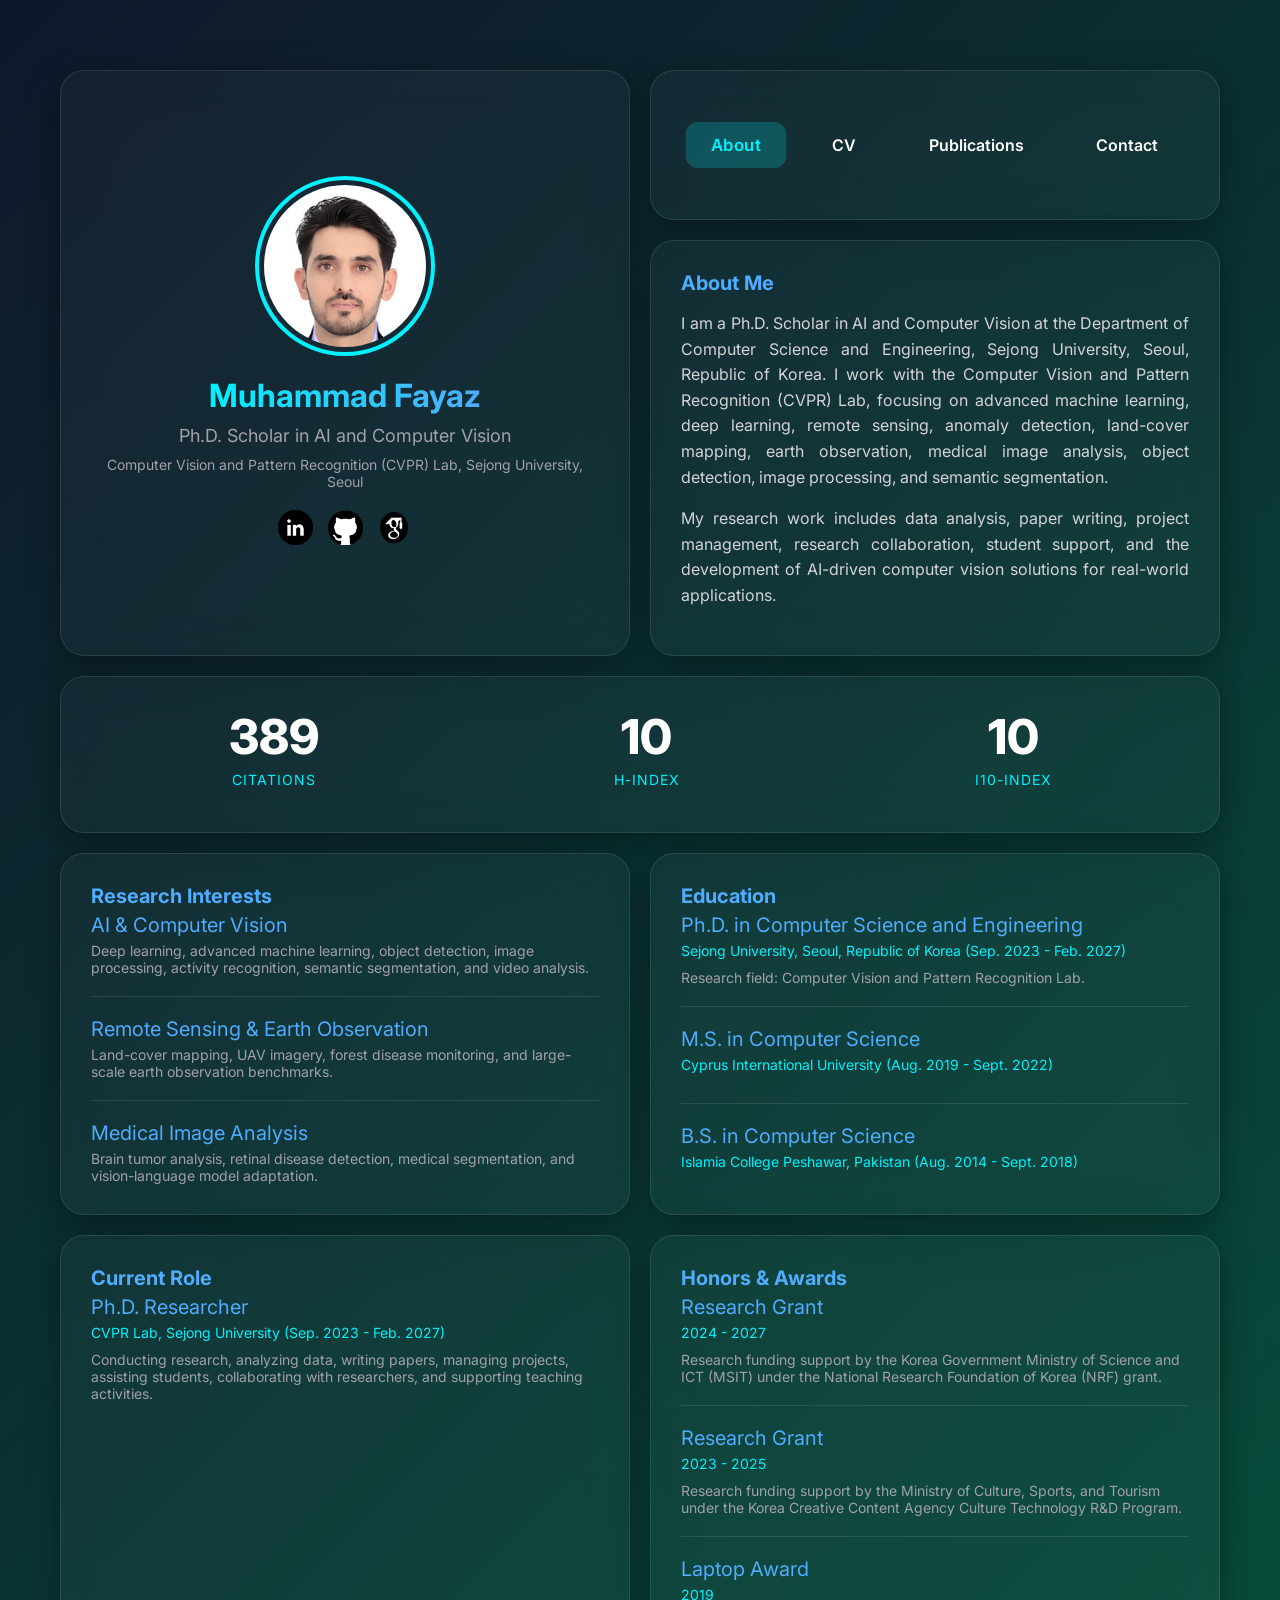
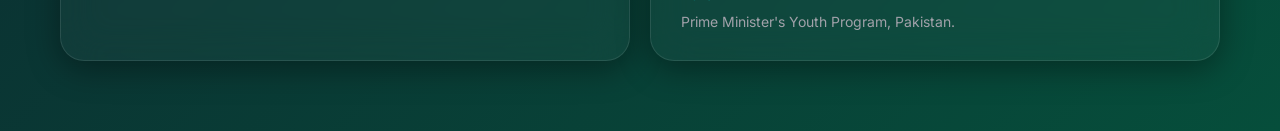
<file: index.html>
<!DOCTYPE html>
<html lang="en">
<head>
  <title>Muhammad Fayaz - Academic Portfolio</title>
  <meta charset="UTF-8">
  <meta name="viewport" content="width=device-width, initial-scale=1.0">
  <meta name="description" content="Academic portfolio of Muhammad Fayaz, Ph.D. Scholar in AI and Computer Vision at Sejong University.">
  <link rel="shortcut icon" href="./assets/images/logo.png" type="image/x-icon">
  <link rel="preconnect" href="https://fonts.googleapis.com">
  <link rel="preconnect" href="https://fonts.gstatic.com" crossorigin>
  <link href="https://fonts.googleapis.com/css2?family=Inter:wght@300;400;600;700;800&display=swap" rel="stylesheet">
  <link rel="stylesheet" href="./assets/css/bento.css">
</head>
<body>
  <div class="bento-container">
    
    <div class="bento-item bento-hero delay-1">
      <img src="./assets/images/profile.jpg" alt="Muhammad Fayaz" class="avatar-huge">
      <h1 class="bento-title">Muhammad Fayaz</h1>
      <p class="bento-subtitle">Ph.D. Scholar in AI and Computer Vision</p>
      <p class="bento-list-text" style="margin-top:10px;text-align:center;max-width:520px;">Computer Vision and Pattern Recognition (CVPR) Lab, Sejong University, Seoul</p>
      <div class="social-links">
        <a href="https://www.linkedin.com/in/muhammad-fayaz-43bba4210/" target="_blank" rel="noopener" title="LinkedIn"><img src="assets/images/Linkdinn .png" alt="LinkedIn"></a>
        <a href="https://github.com/fayaz66/" target="_blank" rel="noopener" title="GitHub"><img src="assets/images/GitHub.png" alt="GitHub"></a>
        <a href="https://scholar.google.com/citations?user=F-S76iUAAAAJ&hl=en" target="_blank" rel="noopener" title="Google Scholar"><img src="assets/images/GoogleSchoular.png" alt="Google Scholar"></a>
      </div>
    </div>
    <div class="bento-item bento-nav delay-2"><a href="index.html" class="nav-link active">About</a><a href="CV.html" class="nav-link ">CV</a><a href="publications.html" class="nav-link ">Publications</a><a href="Contact.html" class="nav-link ">Contact</a></div>
    <div class="bento-item bento-half delay-3">
      <h2 class="bento-list-title">About Me</h2>
      <p class="bento-text">I am a Ph.D. Scholar in AI and Computer Vision at the Department of Computer Science and Engineering, Sejong University, Seoul, Republic of Korea. I work with the Computer Vision and Pattern Recognition (CVPR) Lab, focusing on advanced machine learning, deep learning, remote sensing, anomaly detection, land-cover mapping, earth observation, medical image analysis, object detection, image processing, and semantic segmentation.</p>
      <p class="bento-text">My research work includes data analysis, paper writing, project management, research collaboration, student support, and the development of AI-driven computer vision solutions for real-world applications.</p>
    </div>
    
    <div class="bento-item bento-wide delay-4" style="display:flex;justify-content:space-around;align-items:center;gap:20px;flex-wrap:wrap;">
      <div style="text-align:center;"><p class="bento-stat-num"><span id="scholar-citations" data-target="389">0</span></p><p class="bento-stat-label">Citations</p></div>
      <div style="text-align:center;"><p class="bento-stat-num"><span id="scholar-hindex" data-target="10">0</span></p><p class="bento-stat-label">h-index</p></div>
      <div style="text-align:center;"><p class="bento-stat-num"><span id="scholar-i10index" data-target="10">0</span></p><p class="bento-stat-label">i10-index</p></div>
    </div>
    <div class="bento-item bento-half delay-2">
      <h2 class="bento-list-title">Research Interests</h2>
      <ul class="bento-list">
        <li><p class="bento-list-title">AI & Computer Vision</p><p class="bento-list-text">Deep learning, advanced machine learning, object detection, image processing, activity recognition, semantic segmentation, and video analysis.</p></li>
        <li><p class="bento-list-title">Remote Sensing & Earth Observation</p><p class="bento-list-text">Land-cover mapping, UAV imagery, forest disease monitoring, and large-scale earth observation benchmarks.</p></li>
        <li><p class="bento-list-title">Medical Image Analysis</p><p class="bento-list-text">Brain tumor analysis, retinal disease detection, medical segmentation, and vision-language model adaptation.</p></li>
      </ul>
    </div>
    <div class="bento-item bento-half delay-3">
      <h2 class="bento-list-title">Education</h2>
      <ul class="bento-list">
        <li><p class="bento-list-title">Ph.D. in Computer Science and Engineering</p><p class="bento-list-subtitle">Sejong University, Seoul, Republic of Korea (Sep. 2023 - Feb. 2027)</p><p class="bento-list-text"> Research field: Computer Vision and Pattern Recognition Lab.</p></li>
        <li><p class="bento-list-title">M.S. in Computer Science</p><p class="bento-list-subtitle">Cyprus International University (Aug. 2019 - Sept. 2022)</p><p class="bento-list-text"></p></li>
        <li><p class="bento-list-title">B.S. in Computer Science</p><p class="bento-list-subtitle">Islamia College Peshawar, Pakistan (Aug. 2014 - Sept. 2018)</p><p class="bento-list-text"></p></li>
      </ul>
    </div>
    <div class="bento-item bento-half delay-4">
      <h2 class="bento-list-title">Current Role</h2>
      <ul class="bento-list">
        <li><p class="bento-list-title">Ph.D. Researcher</p><p class="bento-list-subtitle">CVPR Lab, Sejong University (Sep. 2023 - Feb. 2027)</p><p class="bento-list-text">Conducting research, analyzing data, writing papers, managing projects, assisting students, collaborating with researchers, and supporting teaching activities.</p></li>
      </ul>
    </div>
    <div class="bento-item bento-half delay-5">
      <h2 class="bento-list-title">Honors & Awards</h2>
      <ul class="bento-list">
        <li><p class="bento-list-title">Research Grant</p><p class="bento-list-subtitle">2024 - 2027</p><p class="bento-list-text">Research funding support by the Korea Government Ministry of Science and ICT (MSIT) under the National Research Foundation of Korea (NRF) grant.</p></li>
        <li><p class="bento-list-title">Research Grant</p><p class="bento-list-subtitle">2023 - 2025</p><p class="bento-list-text">Research funding support by the Ministry of Culture, Sports, and Tourism under the Korea Creative Content Agency Culture Technology R&D Program.</p></li>
        <li><p class="bento-list-title">Laptop Award</p><p class="bento-list-subtitle">2019</p><p class="bento-list-text">Prime Minister's Youth Program, Pakistan.</p></li>
      </ul>
    </div>
  </div>
  <script src="./assets/js/bento.js"></script>
</body>
</html>
</file>
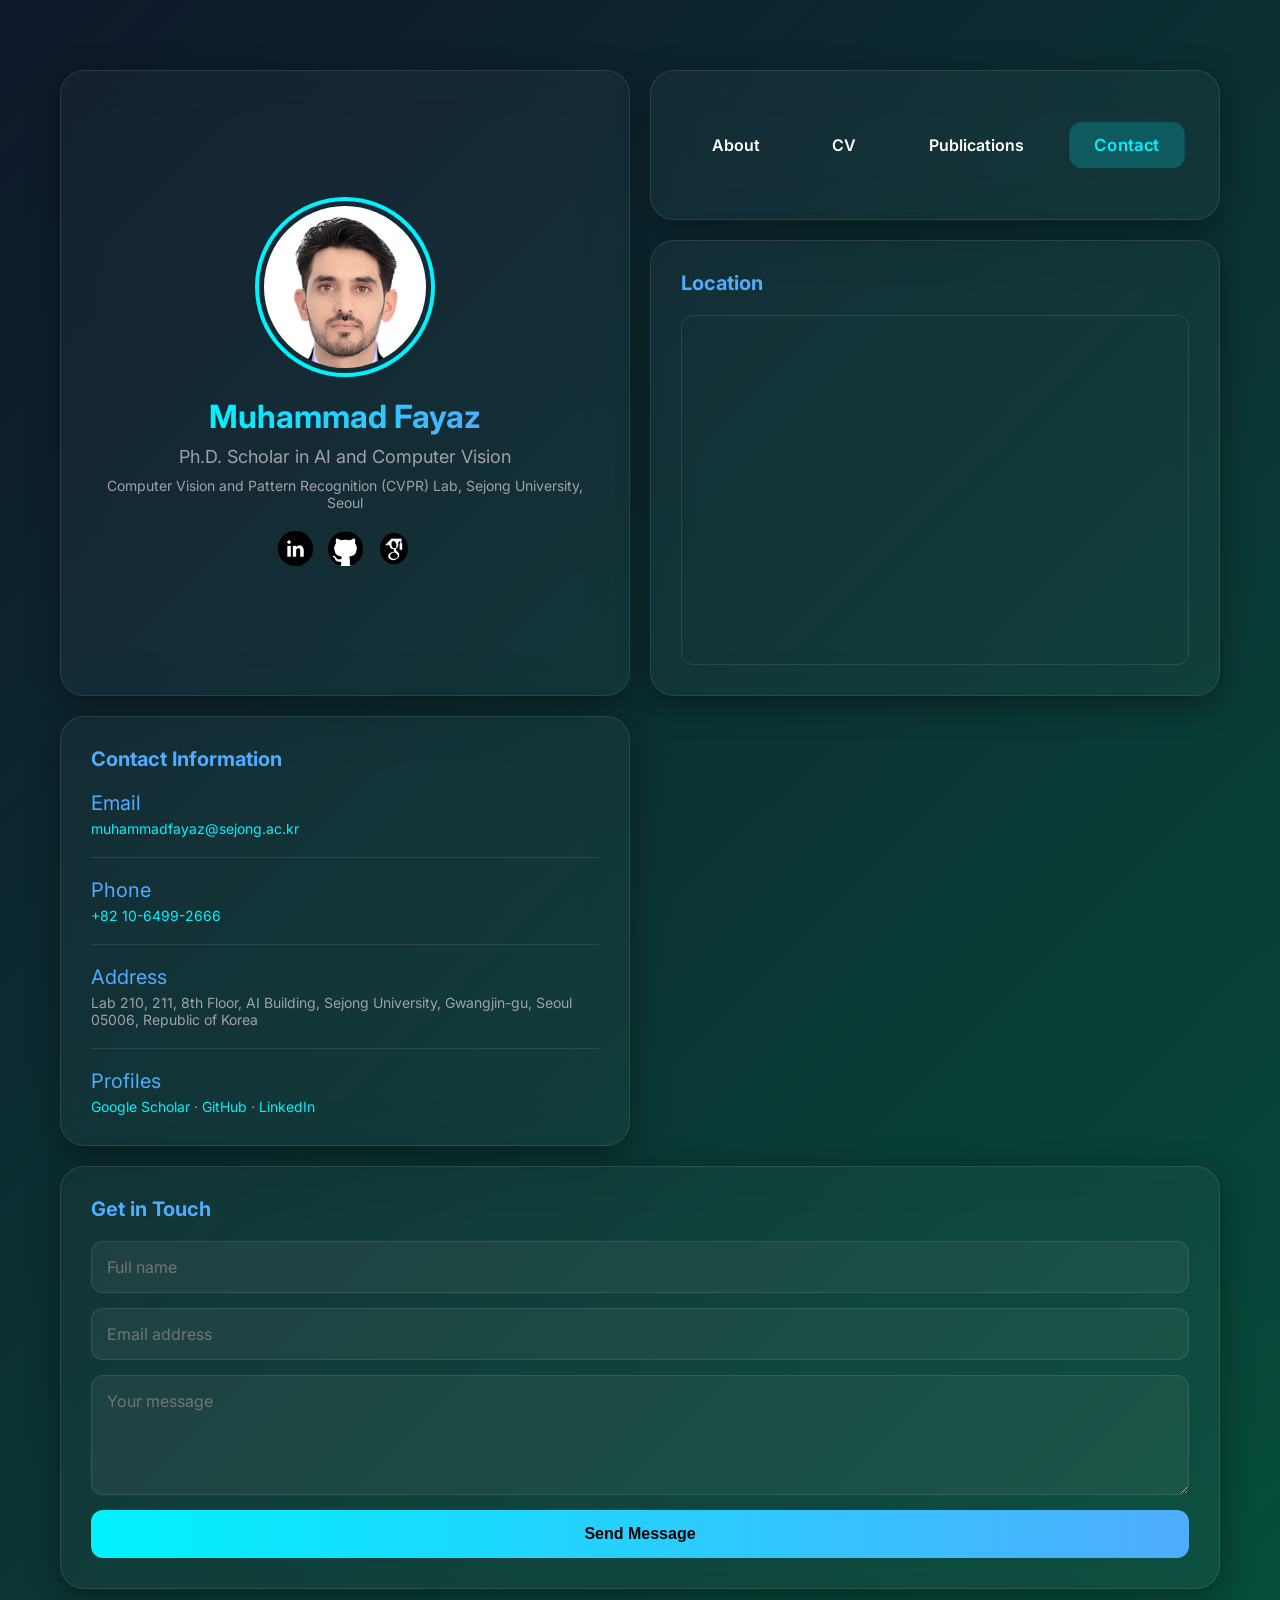
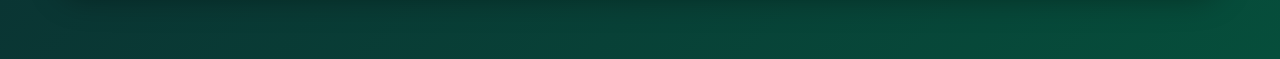
<file: Contact.html>
<!DOCTYPE html>
<html lang="en">
<head>
  <title>Muhammad Fayaz - Contact</title>
  <meta charset="UTF-8">
  <meta name="viewport" content="width=device-width, initial-scale=1.0">
  <meta name="description" content="Academic portfolio of Muhammad Fayaz, Ph.D. Scholar in AI and Computer Vision at Sejong University.">
  <link rel="shortcut icon" href="./assets/images/logo.png" type="image/x-icon">
  <link rel="preconnect" href="https://fonts.googleapis.com">
  <link rel="preconnect" href="https://fonts.gstatic.com" crossorigin>
  <link href="https://fonts.googleapis.com/css2?family=Inter:wght@300;400;600;700;800&display=swap" rel="stylesheet">
  <link rel="stylesheet" href="./assets/css/bento.css">
  <style>
    .contact-form { display:flex; flex-direction:column; gap:15px; }
    .form-input { background:rgba(255,255,255,.05); border:1px solid rgba(255,255,255,.1); padding:15px; border-radius:12px; color:#fff; font-family:'Inter',sans-serif; font-size:16px; width:100%; outline:none; }
    .form-input:focus { border-color:#00f2fe; }
    textarea.form-input { resize:vertical; min-height:120px; }
    .form-btn { background:linear-gradient(to right,#00f2fe,#4facfe); color:#000; border:none; padding:15px; border-radius:12px; font-weight:700; font-size:16px; cursor:pointer; }
  </style>
</head>
<body>
  <div class="bento-container">
    
    <div class="bento-item bento-hero delay-1">
      <img src="./assets/images/profile.jpg" alt="Muhammad Fayaz" class="avatar-huge">
      <h1 class="bento-title">Muhammad Fayaz</h1>
      <p class="bento-subtitle">Ph.D. Scholar in AI and Computer Vision</p>
      <p class="bento-list-text" style="margin-top:10px;text-align:center;max-width:520px;">Computer Vision and Pattern Recognition (CVPR) Lab, Sejong University, Seoul</p>
      <div class="social-links">
        <a href="https://www.linkedin.com/in/muhammad-fayaz-43bba4210/" target="_blank" rel="noopener" title="LinkedIn"><img src="assets/images/Linkdinn .png" alt="LinkedIn"></a>
        <a href="https://github.com/fayaz66/" target="_blank" rel="noopener" title="GitHub"><img src="assets/images/GitHub.png" alt="GitHub"></a>
        <a href="https://scholar.google.com/citations?user=F-S76iUAAAAJ&hl=en" target="_blank" rel="noopener" title="Google Scholar"><img src="assets/images/GoogleSchoular.png" alt="Google Scholar"></a>
      </div>
    </div>
    <div class="bento-item bento-nav delay-2"><a href="index.html" class="nav-link ">About</a><a href="CV.html" class="nav-link ">CV</a><a href="publications.html" class="nav-link ">Publications</a><a href="Contact.html" class="nav-link active">Contact</a></div>
    <div class="bento-item bento-half delay-3">
      <h2 class="bento-list-title" style="margin-bottom:20px;">Location</h2>
      <figure style="margin:0;width:100%;height:350px;border-radius:12px;overflow:hidden;border:1px solid rgba(255,255,255,.1);">
        <iframe src="https://www.google.com/maps?q=Sejong%20University%20AI%20Building%20Seoul&output=embed" width="100%" height="100%" style="border:0;" allowfullscreen="" loading="lazy" referrerpolicy="no-referrer-when-downgrade"></iframe>
      </figure>
    </div>
    <div class="bento-item bento-half delay-4">
      <h2 class="bento-list-title" style="margin-bottom:20px;">Contact Information</h2>
      <ul class="bento-list">
        <li><p class="bento-list-title">Email</p><p class="bento-list-text"><a href="mailto:muhammadfayaz@sejong.ac.kr" style="color:#00f2fe;text-decoration:none;">muhammadfayaz@sejong.ac.kr</a></p></li>
        <li><p class="bento-list-title">Phone</p><p class="bento-list-text"><a href="tel:+821064992666" style="color:#00f2fe;text-decoration:none;">+82 10-6499-2666</a></p></li>
        <li><p class="bento-list-title">Address</p><p class="bento-list-text">Lab 210, 211, 8th Floor, AI Building, Sejong University, Gwangjin-gu, Seoul 05006, Republic of Korea</p></li>
        <li><p class="bento-list-title">Profiles</p><p class="bento-list-text"><a href="https://scholar.google.com/citations?user=F-S76iUAAAAJ&hl=en" target="_blank" rel="noopener" style="color:#00f2fe;text-decoration:none;">Google Scholar</a> · <a href="https://github.com/fayaz66/" target="_blank" rel="noopener" style="color:#00f2fe;text-decoration:none;">GitHub</a> · <a href="https://www.linkedin.com/in/muhammad-fayaz-43bba4210/" target="_blank" rel="noopener" style="color:#00f2fe;text-decoration:none;">LinkedIn</a></p></li>
      </ul>
    </div>
    <div class="bento-item bento-wide delay-5">
      <h2 class="bento-list-title" style="margin-bottom:20px;">Get in Touch</h2>
      <form action="https://formsubmit.co/muhammadfayaz@sejong.ac.kr" method="POST" class="contact-form">
        <input type="hidden" name="_subject" value="New contact from Muhammad Fayaz portfolio">
        <input type="text" name="name" class="form-input" placeholder="Full name" required>
        <input type="email" name="email" class="form-input" placeholder="Email address" required>
        <textarea name="message" class="form-input" placeholder="Your message" required></textarea>
        <button class="form-btn" type="submit">Send Message</button>
      </form>
    </div>
  </div>
  <script src="./assets/js/bento.js"></script>
</body>
</html>
</file>
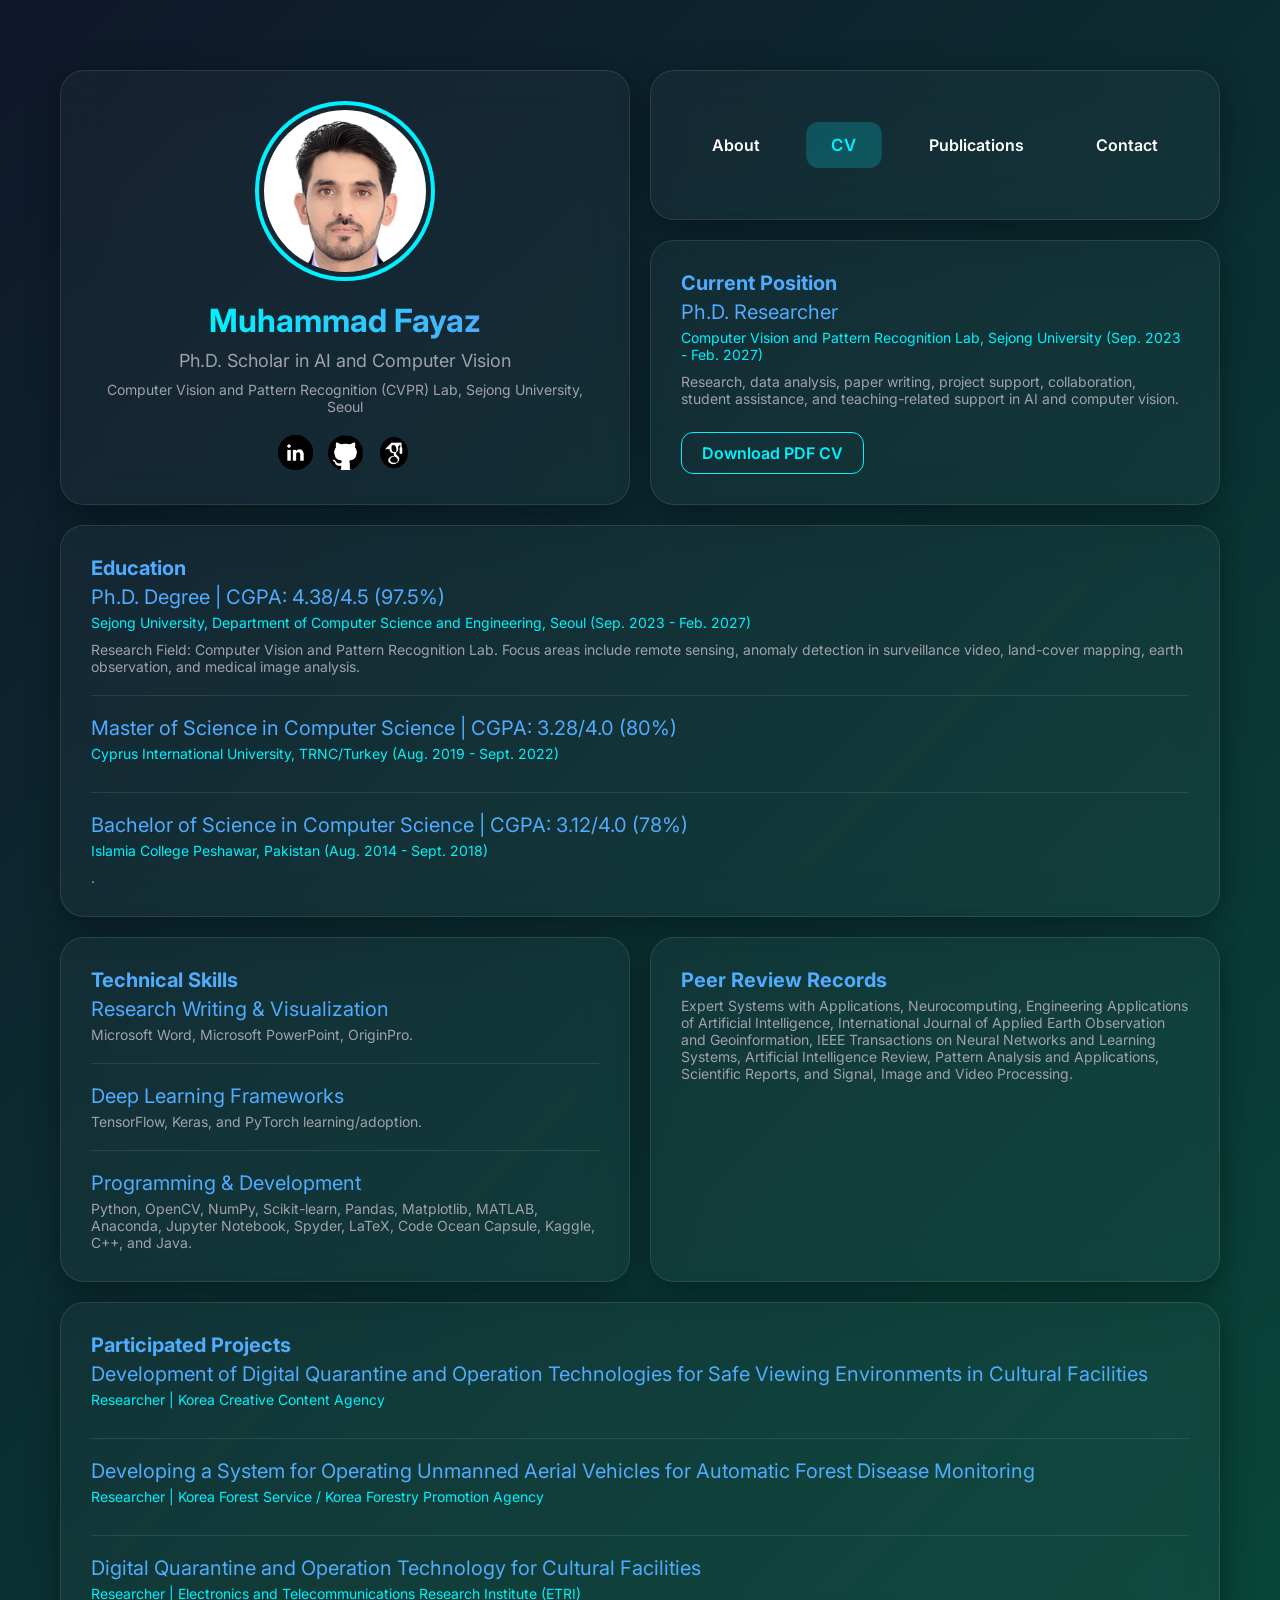
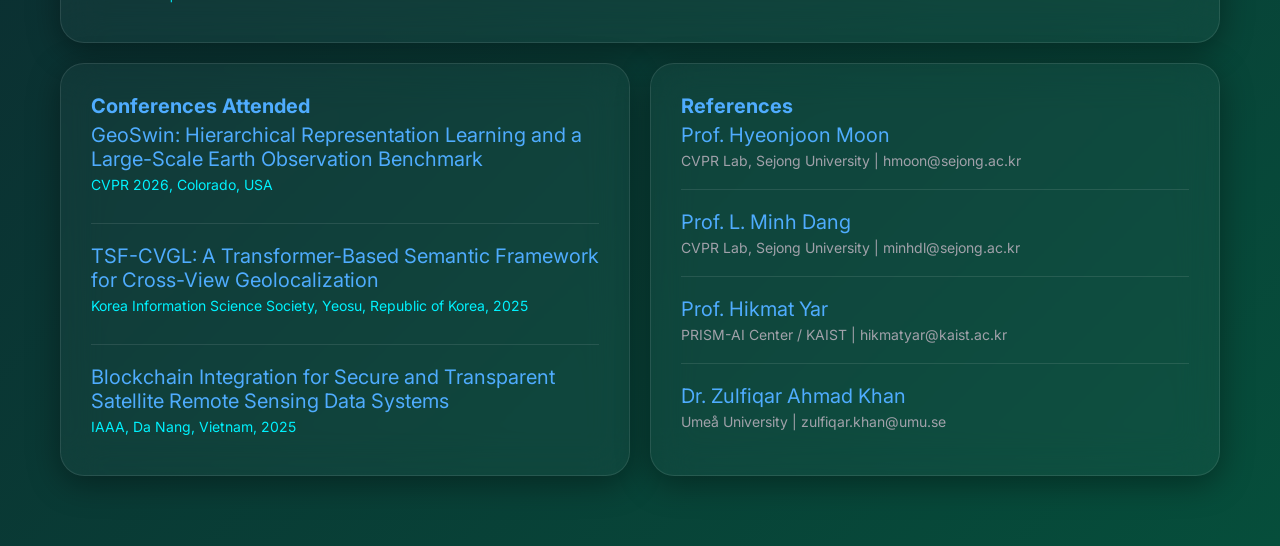
<file: CV.html>
<!DOCTYPE html>
<html lang="en">
<head>
  <title>Muhammad Fayaz - CV</title>
  <meta charset="UTF-8">
  <meta name="viewport" content="width=device-width, initial-scale=1.0">
  <meta name="description" content="Academic portfolio of Muhammad Fayaz, Ph.D. Scholar in AI and Computer Vision at Sejong University.">
  <link rel="shortcut icon" href="./assets/images/logo.png" type="image/x-icon">
  <link rel="preconnect" href="https://fonts.googleapis.com">
  <link rel="preconnect" href="https://fonts.gstatic.com" crossorigin>
  <link href="https://fonts.googleapis.com/css2?family=Inter:wght@300;400;600;700;800&display=swap" rel="stylesheet">
  <link rel="stylesheet" href="./assets/css/bento.css">
</head>
<body>
  <div class="bento-container">
    
    <div class="bento-item bento-hero delay-1">
      <img src="./assets/images/profile.jpg" alt="Muhammad Fayaz" class="avatar-huge">
      <h1 class="bento-title">Muhammad Fayaz</h1>
      <p class="bento-subtitle">Ph.D. Scholar in AI and Computer Vision</p>
      <p class="bento-list-text" style="margin-top:10px;text-align:center;max-width:520px;">Computer Vision and Pattern Recognition (CVPR) Lab, Sejong University, Seoul</p>
      <div class="social-links">
        <a href="https://www.linkedin.com/in/muhammad-fayaz-43bba4210/" target="_blank" rel="noopener" title="LinkedIn"><img src="assets/images/Linkdinn .png" alt="LinkedIn"></a>
        <a href="https://github.com/fayaz66/" target="_blank" rel="noopener" title="GitHub"><img src="assets/images/GitHub.png" alt="GitHub"></a>
        <a href="https://scholar.google.com/citations?user=F-S76iUAAAAJ&hl=en" target="_blank" rel="noopener" title="Google Scholar"><img src="assets/images/GoogleSchoular.png" alt="Google Scholar"></a>
      </div>
    </div>
    <div class="bento-item bento-nav delay-2"><a href="index.html" class="nav-link ">About</a><a href="CV.html" class="nav-link active">CV</a><a href="publications.html" class="nav-link ">Publications</a><a href="Contact.html" class="nav-link ">Contact</a></div>
    <div class="bento-item bento-half delay-3">
      <h2 class="bento-list-title">Current Position</h2>
      <ul class="bento-list"><li><p class="bento-list-title">Ph.D. Researcher</p><p class="bento-list-subtitle">Computer Vision and Pattern Recognition Lab, Sejong University (Sep. 2023 - Feb. 2027)</p><p class="bento-list-text">Research, data analysis, paper writing, project support, collaboration, student assistance, and teaching-related support in AI and computer vision.</p></li></ul>
      <div style="margin-top:25px;"><a href="assets/Docs/CV.pdf" download style="color:#00f2fe;text-decoration:none;border:1px solid #00f2fe;padding:10px 20px;border-radius:12px;display:inline-block;transition:0.3s;font-weight:600;">Download PDF CV</a></div>
    </div>
    <div class="bento-item bento-wide delay-4">
      <h2 class="bento-list-title">Education</h2>
      <ul class="bento-list">
        <li><p class="bento-list-title">Ph.D. Degree | CGPA: 4.38/4.5 (97.5%)</p><p class="bento-list-subtitle">Sejong University, Department of Computer Science and Engineering, Seoul (Sep. 2023 - Feb. 2027)</p><p class="bento-list-text">Research Field: Computer Vision and Pattern Recognition Lab. Focus areas include remote sensing, anomaly detection in surveillance video, land-cover mapping, earth observation, and medical image analysis.</p></li>
        <li><p class="bento-list-title">Master of Science in Computer Science | CGPA: 3.28/4.0 (80%)</p><p class="bento-list-subtitle">Cyprus International University, TRNC/Turkey (Aug. 2019 - Sept. 2022)</p><p class="bento-list-text"></p></li>
        <li><p class="bento-list-title">Bachelor of Science in Computer Science | CGPA: 3.12/4.0 (78%)</p><p class="bento-list-subtitle">Islamia College Peshawar, Pakistan (Aug. 2014 - Sept. 2018)</p><p class="bento-list-text">.</p></li>
      </ul>
    </div>
    <div class="bento-item bento-half delay-2">
      <h2 class="bento-list-title">Technical Skills</h2>
      <ul class="bento-list">
        <li><p class="bento-list-title">Research Writing & Visualization</p><p class="bento-list-text">Microsoft Word, Microsoft PowerPoint, OriginPro.</p></li>
        <li><p class="bento-list-title">Deep Learning Frameworks</p><p class="bento-list-text">TensorFlow, Keras, and PyTorch learning/adoption.</p></li>
        <li><p class="bento-list-title">Programming & Development</p><p class="bento-list-text">Python, OpenCV, NumPy, Scikit-learn, Pandas, Matplotlib, MATLAB, Anaconda, Jupyter Notebook, Spyder, LaTeX, Code Ocean Capsule, Kaggle, C++, and Java.</p></li>
      </ul>
    </div>
    <div class="bento-item bento-half delay-3">
      <h2 class="bento-list-title">Peer Review Records</h2>
      <ul class="bento-list">
        <li><p class="bento-list-text">Expert Systems with Applications, Neurocomputing, Engineering Applications of Artificial Intelligence, International Journal of Applied Earth Observation and Geoinformation, IEEE Transactions on Neural Networks and Learning Systems, Artificial Intelligence Review, Pattern Analysis and Applications, Scientific Reports, and Signal, Image and Video Processing.</p></li>
      </ul>
    </div>
    <div class="bento-item bento-wide delay-4">
      <h2 class="bento-list-title">Participated Projects</h2>
      <ul class="bento-list">
        <li><p class="bento-list-title">Development of Digital Quarantine and Operation Technologies for Safe Viewing Environments in Cultural Facilities</p><p class="bento-list-subtitle">Researcher | Korea Creative Content Agency</p></li>
        <li><p class="bento-list-title">Developing a System for Operating Unmanned Aerial Vehicles for Automatic Forest Disease Monitoring</p><p class="bento-list-subtitle">Researcher | Korea Forest Service / Korea Forestry Promotion Agency</p></li>
        <li><p class="bento-list-title">Digital Quarantine and Operation Technology for Cultural Facilities</p><p class="bento-list-subtitle">Researcher | Electronics and Telecommunications Research Institute (ETRI)</p></li>
      </ul>
    </div>
    <div class="bento-item bento-half delay-5">
      <h2 class="bento-list-title">Conferences Attended</h2>
      <ul class="bento-list">
        <li><p class="bento-list-title">GeoSwin: Hierarchical Representation Learning and a Large-Scale Earth Observation Benchmark</p><p class="bento-list-subtitle">CVPR 2026, Colorado, USA</p></li>
        <li><p class="bento-list-title">TSF-CVGL: A Transformer-Based Semantic Framework for Cross-View Geolocalization</p><p class="bento-list-subtitle">Korea Information Science Society, Yeosu, Republic of Korea, 2025</p></li>
        <li><p class="bento-list-title">Blockchain Integration for Secure and Transparent Satellite Remote Sensing Data Systems</p><p class="bento-list-subtitle">IAAA, Da Nang, Vietnam, 2025</p></li>
      </ul>
    </div>
    <div class="bento-item bento-half delay-5">
      <h2 class="bento-list-title">References</h2>
      <ul class="bento-list">
        <li><p class="bento-list-title">Prof. Hyeonjoon Moon</p><p class="bento-list-text">CVPR Lab, Sejong University | hmoon@sejong.ac.kr</p></li>
        <li><p class="bento-list-title">Prof. L. Minh Dang</p><p class="bento-list-text">CVPR Lab, Sejong University | minhdl@sejong.ac.kr</p></li>
        <li><p class="bento-list-title">Prof. Hikmat Yar</p><p class="bento-list-text">PRISM-AI Center / KAIST | hikmatyar@kaist.ac.kr</p></li>
        <li><p class="bento-list-title">Dr. Zulfiqar Ahmad Khan</p><p class="bento-list-text">Umeå University | zulfiqar.khan@umu.se</p></li>
      </ul>
    </div>
  </div>
  <script src="./assets/js/bento.js"></script>
</body>
</html>
</file>
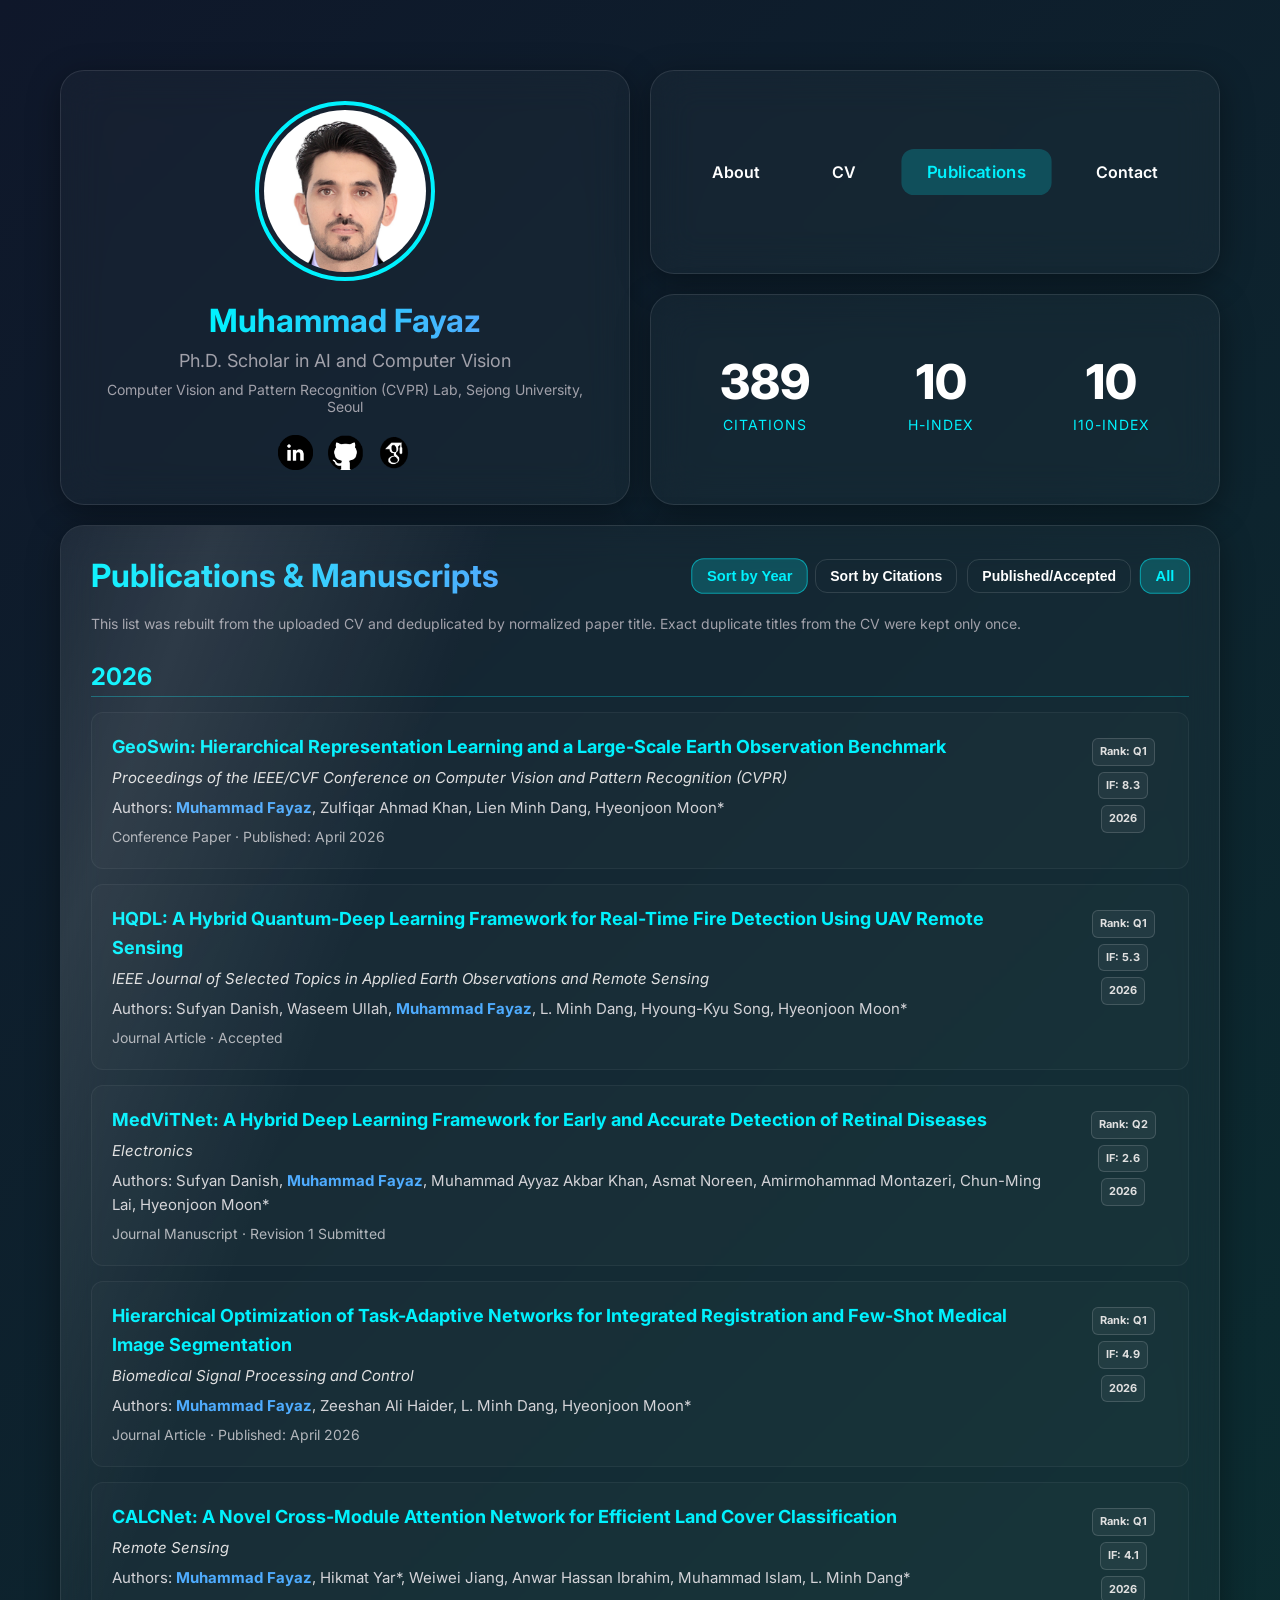
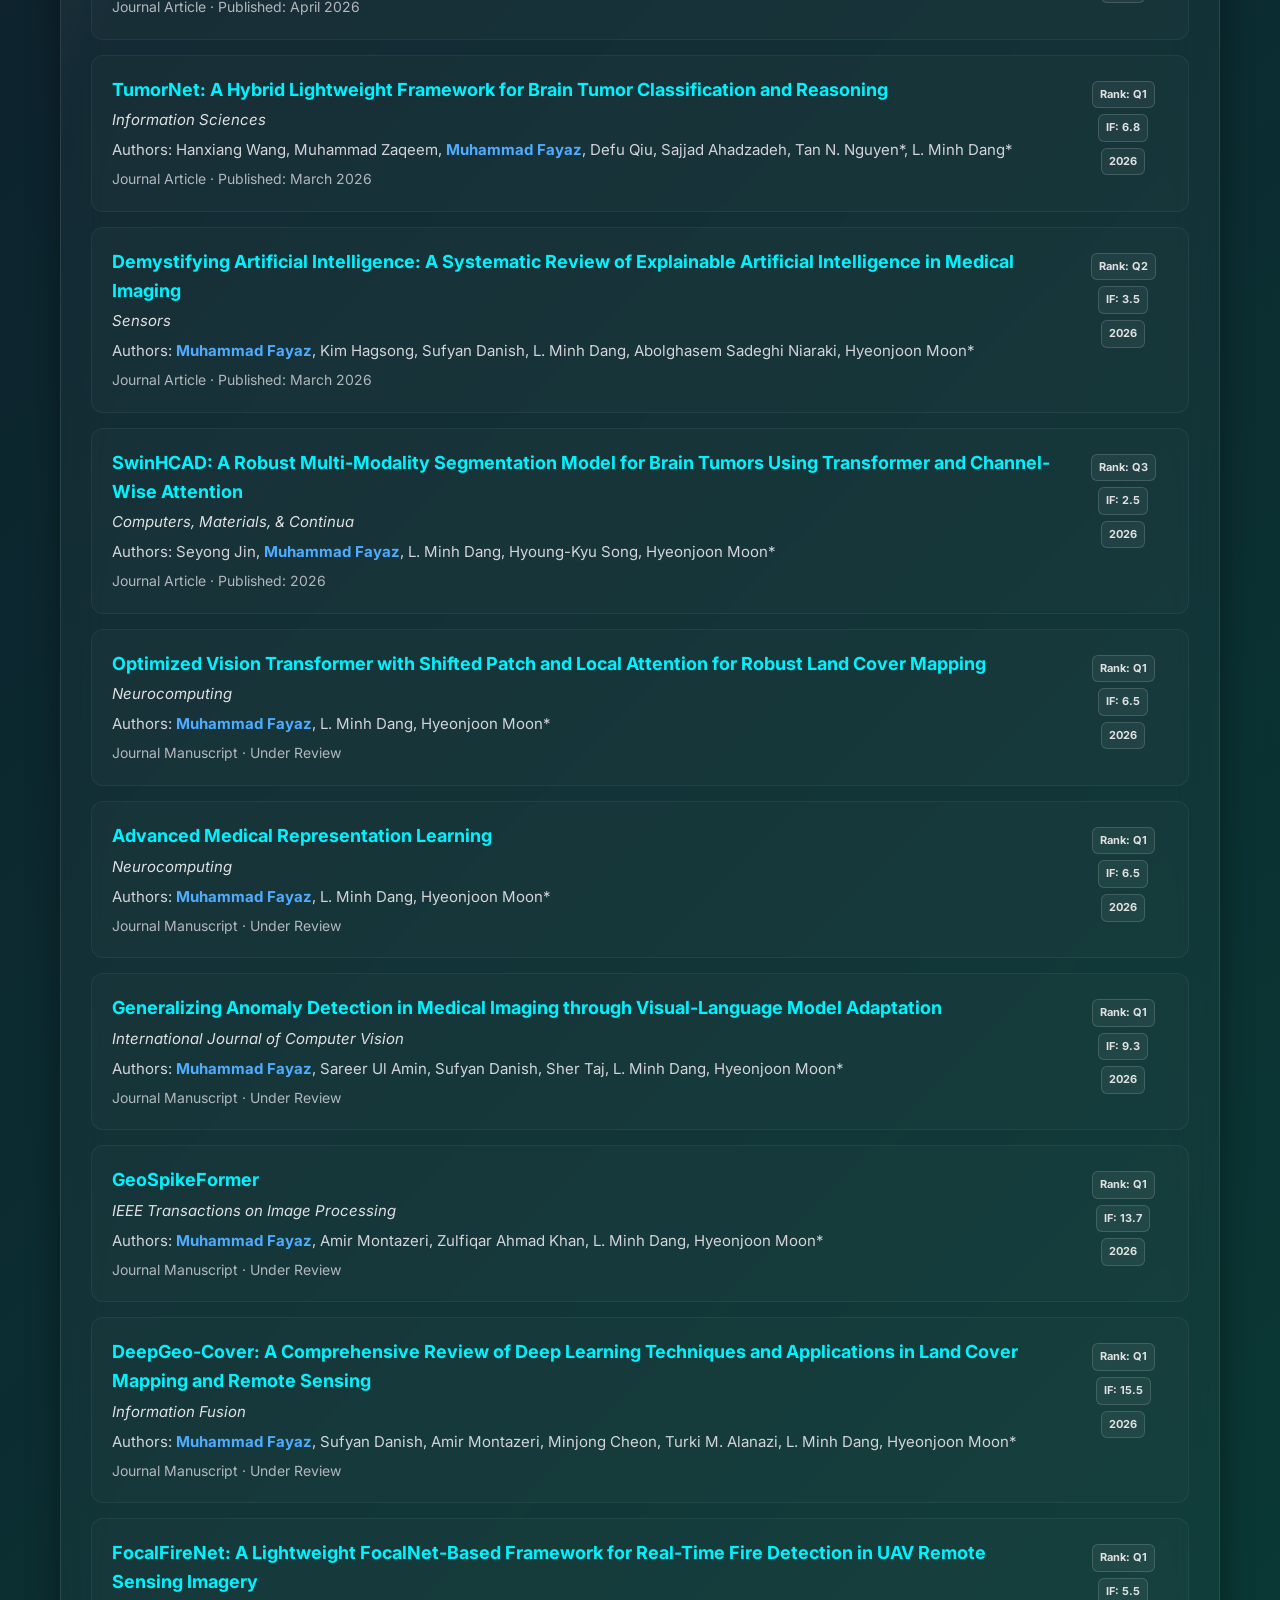
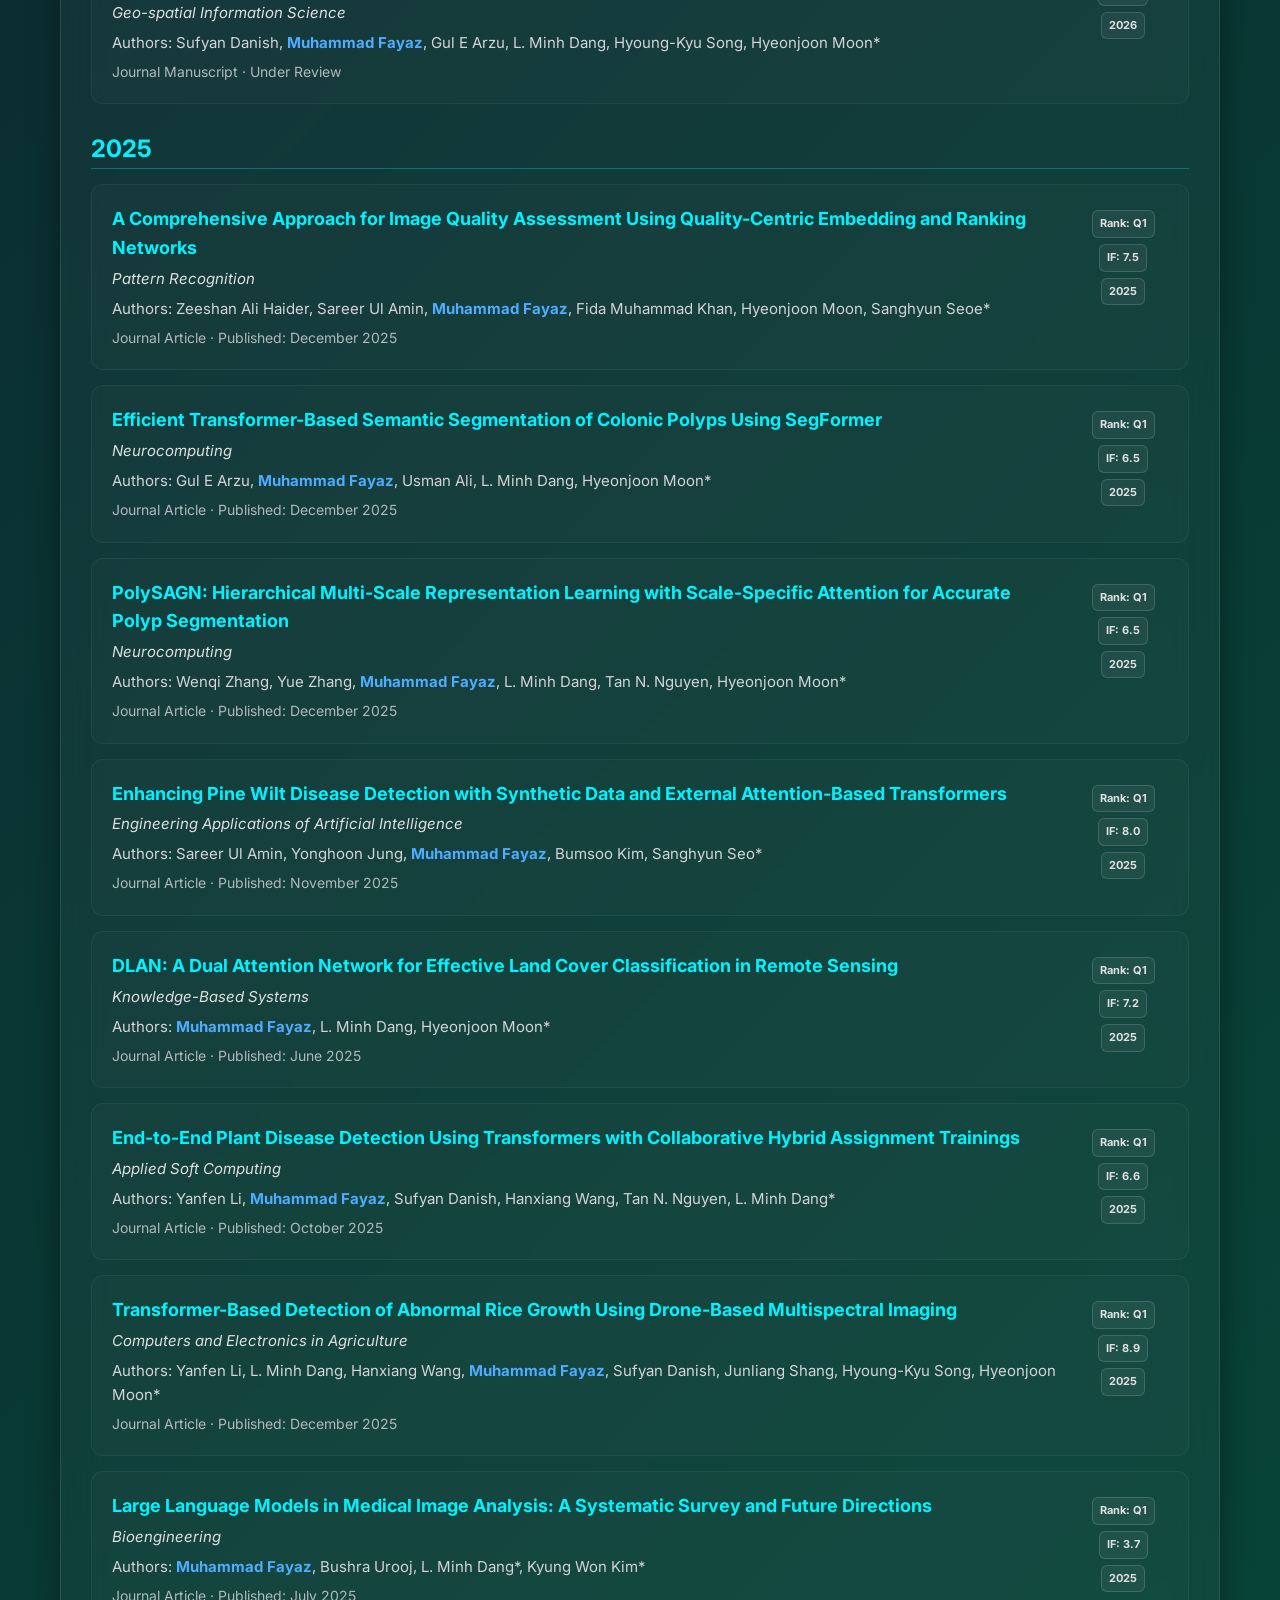
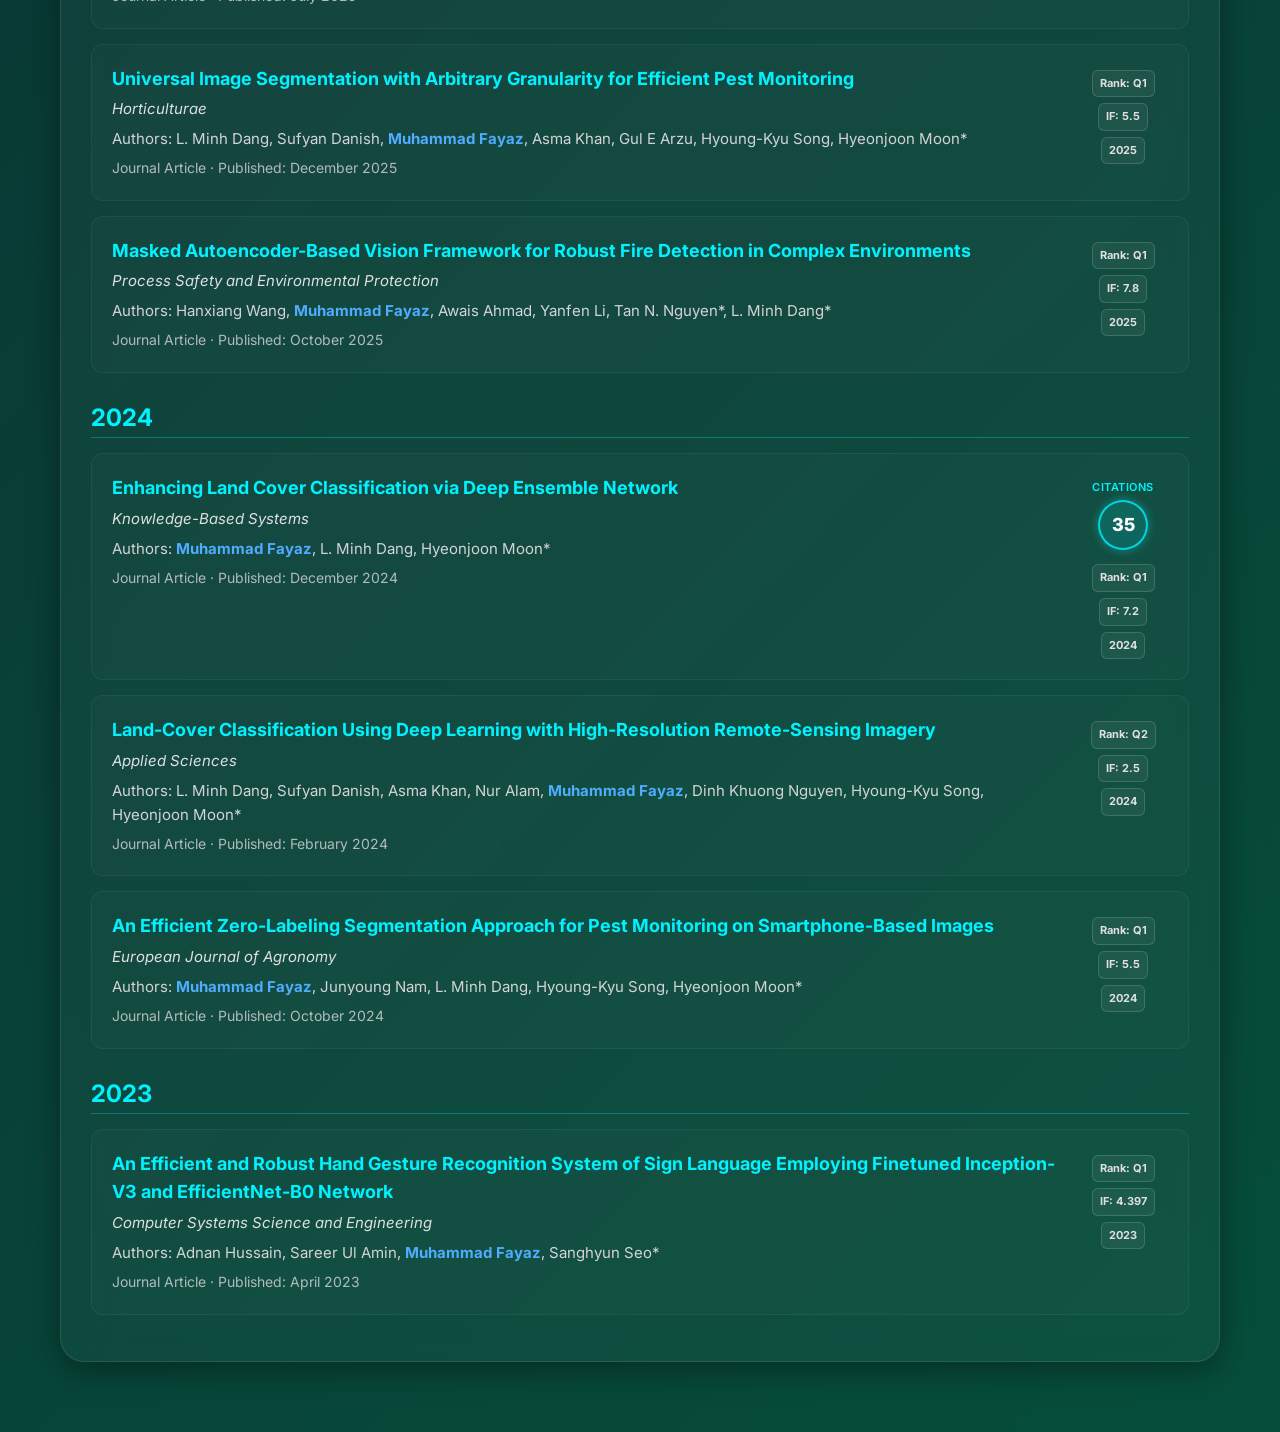
<file: publications.html>
<!DOCTYPE html>
<html lang="en">
<head>
  <title>Muhammad Fayaz - Publications</title>
  <meta charset="UTF-8">
  <meta name="viewport" content="width=device-width, initial-scale=1.0">
  <meta name="description" content="Academic portfolio of Muhammad Fayaz, Ph.D. Scholar in AI and Computer Vision at Sejong University.">
  <link rel="shortcut icon" href="./assets/images/logo.png" type="image/x-icon">
  <link rel="preconnect" href="https://fonts.googleapis.com">
  <link rel="preconnect" href="https://fonts.gstatic.com" crossorigin>
  <link href="https://fonts.googleapis.com/css2?family=Inter:wght@300;400;600;700;800&display=swap" rel="stylesheet">
  <link rel="stylesheet" href="./assets/css/bento.css">
  <style>
    .year-header { color:#00f2fe;font-size:24px;font-weight:700;margin-top:30px;margin-bottom:15px;border-bottom:1px solid rgba(0,242,254,0.3);padding-bottom:5px; }
    #publication-list li { background:rgba(255,255,255,0.02);padding:20px;border-radius:12px;margin-bottom:15px;border:1px solid rgba(255,255,255,0.05);color:#d4d4d8;line-height:1.6;transition:transform .2s,background .3s; }
    #publication-list li:hover { background:rgba(0,242,254,0.05);transform:translateY(-2px); }
    .badge { background:rgba(255,255,255,0.05);border:1px solid rgba(255,255,255,0.15);font-size:11px;padding:4px 7px;border-radius:6px;font-weight:700;color:#e0e0e0;white-space:nowrap; }
    .filter-btn { border:1px solid rgba(255,255,255,0.12);background:transparent;color:#fff;cursor:pointer;padding:8px 14px;font-size:14px; }
    .filter-btn.active { border-color:rgba(0,242,254,0.5);background:rgba(0,242,254,0.2);color:#00f2fe; }
  </style>
</head>
<body>
  <div class="bento-container">
    
    <div class="bento-item bento-hero delay-1">
      <img src="./assets/images/profile.jpg" alt="Muhammad Fayaz" class="avatar-huge">
      <h1 class="bento-title">Muhammad Fayaz</h1>
      <p class="bento-subtitle">Ph.D. Scholar in AI and Computer Vision</p>
      <p class="bento-list-text" style="margin-top:10px;text-align:center;max-width:520px;">Computer Vision and Pattern Recognition (CVPR) Lab, Sejong University, Seoul</p>
      <div class="social-links">
        <a href="https://www.linkedin.com/in/muhammad-fayaz-43bba4210/" target="_blank" rel="noopener" title="LinkedIn"><img src="assets/images/Linkdinn .png" alt="LinkedIn"></a>
        <a href="https://github.com/fayaz66/" target="_blank" rel="noopener" title="GitHub"><img src="assets/images/GitHub.png" alt="GitHub"></a>
        <a href="https://scholar.google.com/citations?user=F-S76iUAAAAJ&hl=en" target="_blank" rel="noopener" title="Google Scholar"><img src="assets/images/GoogleSchoular.png" alt="Google Scholar"></a>
      </div>
    </div>
    <div class="bento-item bento-nav delay-2"><a href="index.html" class="nav-link ">About</a><a href="CV.html" class="nav-link ">CV</a><a href="publications.html" class="nav-link active">Publications</a><a href="Contact.html" class="nav-link ">Contact</a></div>
    
    <div class="bento-item bento-half delay-3" style="display:flex;justify-content:space-around;align-items:center;gap:20px;flex-wrap:wrap;">
      <div style="text-align:center;"><p class="bento-stat-num"><span id="scholar-citations" data-target="389">0</span></p><p class="bento-stat-label">Citations</p></div>
      <div style="text-align:center;"><p class="bento-stat-num"><span id="scholar-hindex" data-target="10">0</span></p><p class="bento-stat-label">h-index</p></div>
      <div style="text-align:center;"><p class="bento-stat-num"><span id="scholar-i10index" data-target="10">0</span></p><p class="bento-stat-label">i10-index</p></div>
    </div>
    <div class="bento-item bento-wide delay-4">
      <div style="display:flex;flex-wrap:wrap;justify-content:space-between;align-items:center;margin-bottom:20px;gap:15px;">
        <h2 class="bento-title" style="margin:0;">Publications & Manuscripts</h2>
        <div style="display:flex;gap:10px;flex-wrap:wrap;">
          <button id="sort-year" class="nav-link filter-btn active">Sort by Year</button>
          <button id="sort-citation" class="nav-link filter-btn">Sort by Citations</button>
          <button id="filter-published" class="nav-link filter-btn">Published/Accepted</button>
          <button id="filter-all" class="nav-link filter-btn active">All</button>
        </div>
      </div>
      <p class="bento-list-text" style="margin-bottom:20px;">This list was rebuilt from the uploaded CV and deduplicated by normalized paper title. Exact duplicate titles from the CV were kept only once.</p>
      <ul id="publication-list" style="list-style:none;padding:0;"></ul>
    </div>
  </div>
  <script src="./assets/js/bento.js"></script>
  <script>
  const scholarProfileUrl = "https://scholar.google.com/citations?user=F-S76iUAAAAJ&hl=en";
  // PUBLICATIONS_DATA_START
  const publications = [
  {
    "title": "GeoSwin: Hierarchical Representation Learning and a Large-Scale Earth Observation Benchmark",
    "authors": [
      "Muhammad Fayaz",
      "Zulfiqar Ahmad Khan",
      "Lien Minh Dang",
      "Hyeonjoon Moon*"
    ],
    "venue": "Proceedings of the IEEE/CVF Conference on Computer Vision and Pattern Recognition (CVPR)",
    "year": 2026,
    "status": "Published: April 2026",
    "rank": "Q1",
    "impactfactor": "8.3",
    "type": "Conference Paper",
    "citations": 0
  },
  {
    "title": "HQDL: A Hybrid Quantum-Deep Learning Framework for Real-Time Fire Detection Using UAV Remote Sensing",
    "authors": [
      "Sufyan Danish",
      "Waseem Ullah",
      "Muhammad Fayaz",
      "L. Minh Dang",
      "Hyoung-Kyu Song",
      "Hyeonjoon Moon*"
    ],
    "venue": "IEEE Journal of Selected Topics in Applied Earth Observations and Remote Sensing",
    "year": 2026,
    "status": "Accepted",
    "rank": "Q1",
    "impactfactor": "5.3",
    "type": "Journal Article",
    "citations": 0
  },
  {
    "title": "MedViTNet: A Hybrid Deep Learning Framework for Early and Accurate Detection of Retinal Diseases",
    "authors": [
      "Sufyan Danish",
      "Muhammad Fayaz",
      "Muhammad Ayyaz Akbar Khan",
      "Asmat Noreen",
      "Amirmohammad Montazeri",
      "Chun-Ming Lai",
      "Hyeonjoon Moon*"
    ],
    "venue": "Electronics",
    "year": 2026,
    "status": "Revision 1 Submitted",
    "rank": "Q2",
    "impactfactor": "2.6",
    "type": "Journal Manuscript",
    "citations": 0
  },
  {
    "title": "Hierarchical Optimization of Task-Adaptive Networks for Integrated Registration and Few-Shot Medical Image Segmentation",
    "authors": [
      "Muhammad Fayaz",
      "Zeeshan Ali Haider",
      "L. Minh Dang",
      "Hyeonjoon Moon*"
    ],
    "venue": "Biomedical Signal Processing and Control",
    "year": 2026,
    "status": "Published: April 2026",
    "rank": "Q1",
    "impactfactor": "4.9",
    "type": "Journal Article",
    "citations": 0
  },
  {
    "title": "CALCNet: A Novel Cross-Module Attention Network for Efficient Land Cover Classification",
    "authors": [
      "Muhammad Fayaz",
      "Hikmat Yar*",
      "Weiwei Jiang",
      "Anwar Hassan Ibrahim",
      "Muhammad Islam",
      "L. Minh Dang*"
    ],
    "venue": "Remote Sensing",
    "year": 2026,
    "status": "Published: April 2026",
    "rank": "Q1",
    "impactfactor": "4.1",
    "type": "Journal Article",
    "citations": 0
  },
  {
    "title": "TumorNet: A Hybrid Lightweight Framework for Brain Tumor Classification and Reasoning",
    "authors": [
      "Hanxiang Wang",
      "Muhammad Zaqeem",
      "Muhammad Fayaz",
      "Defu Qiu",
      "Sajjad Ahadzadeh",
      "Tan N. Nguyen*",
      "L. Minh Dang*"
    ],
    "venue": "Information Sciences",
    "year": 2026,
    "status": "Published: March 2026",
    "rank": "Q1",
    "impactfactor": "6.8",
    "type": "Journal Article",
    "citations": 0
  },
  {
    "title": "Demystifying Artificial Intelligence: A Systematic Review of Explainable Artificial Intelligence in Medical Imaging",
    "authors": [
      "Muhammad Fayaz",
      "Kim Hagsong",
      "Sufyan Danish",
      "L. Minh Dang",
      "Abolghasem Sadeghi Niaraki",
      "Hyeonjoon Moon*"
    ],
    "venue": "Sensors",
    "year": 2026,
    "status": "Published: March 2026",
    "rank": "Q2",
    "impactfactor": "3.5",
    "type": "Journal Article",
    "citations": 0
  },
  {
    "title": "SwinHCAD: A Robust Multi-Modality Segmentation Model for Brain Tumors Using Transformer and Channel-Wise Attention",
    "authors": [
      "Seyong Jin",
      "Muhammad Fayaz",
      "L. Minh Dang",
      "Hyoung-Kyu Song",
      "Hyeonjoon Moon*"
    ],
    "venue": "Computers, Materials, & Continua",
    "year": 2026,
    "status": "Published: 2026",
    "rank": "Q3",
    "impactfactor": "2.5",
    "type": "Journal Article",
    "citations": 0
  },
  {
    "title": "A Comprehensive Approach for Image Quality Assessment Using Quality-Centric Embedding and Ranking Networks",
    "authors": [
      "Zeeshan Ali Haider",
      "Sareer Ul Amin",
      "Muhammad Fayaz",
      "Fida Muhammad Khan",
      "Hyeonjoon Moon",
      "Sanghyun Seoe*"
    ],
    "venue": "Pattern Recognition",
    "year": 2025,
    "status": "Published: December 2025",
    "rank": "Q1",
    "impactfactor": "7.5",
    "type": "Journal Article",
    "citations": 0
  },
  {
    "title": "Efficient Transformer-Based Semantic Segmentation of Colonic Polyps Using SegFormer",
    "authors": [
      "Gul E Arzu",
      "Muhammad Fayaz",
      "Usman Ali",
      "L. Minh Dang",
      "Hyeonjoon Moon*"
    ],
    "venue": "Neurocomputing",
    "year": 2025,
    "status": "Published: December 2025",
    "rank": "Q1",
    "impactfactor": "6.5",
    "type": "Journal Article",
    "citations": 0
  },
  {
    "title": "PolySAGN: Hierarchical Multi-Scale Representation Learning with Scale-Specific Attention for Accurate Polyp Segmentation",
    "authors": [
      "Wenqi Zhang",
      "Yue Zhang",
      "Muhammad Fayaz",
      "L. Minh Dang",
      "Tan N. Nguyen",
      "Hyeonjoon Moon*"
    ],
    "venue": "Neurocomputing",
    "year": 2025,
    "status": "Published: December 2025",
    "rank": "Q1",
    "impactfactor": "6.5",
    "type": "Journal Article",
    "citations": 0
  },
  {
    "title": "Enhancing Pine Wilt Disease Detection with Synthetic Data and External Attention-Based Transformers",
    "authors": [
      "Sareer Ul Amin",
      "Yonghoon Jung",
      "Muhammad Fayaz",
      "Bumsoo Kim",
      "Sanghyun Seo*"
    ],
    "venue": "Engineering Applications of Artificial Intelligence",
    "year": 2025,
    "status": "Published: November 2025",
    "rank": "Q1",
    "impactfactor": "8.0",
    "type": "Journal Article",
    "citations": 0
  },
  {
    "title": "DLAN: A Dual Attention Network for Effective Land Cover Classification in Remote Sensing",
    "authors": [
      "Muhammad Fayaz",
      "L. Minh Dang",
      "Hyeonjoon Moon*"
    ],
    "venue": "Knowledge-Based Systems",
    "year": 2025,
    "status": "Published: June 2025",
    "rank": "Q1",
    "impactfactor": "7.2",
    "type": "Journal Article",
    "citations": 0
  },
  {
    "title": "End-to-End Plant Disease Detection Using Transformers with Collaborative Hybrid Assignment Trainings",
    "authors": [
      "Yanfen Li",
      "Muhammad Fayaz",
      "Sufyan Danish",
      "Hanxiang Wang",
      "Tan N. Nguyen",
      "L. Minh Dang*"
    ],
    "venue": "Applied Soft Computing",
    "year": 2025,
    "status": "Published: October 2025",
    "rank": "Q1",
    "impactfactor": "6.6",
    "type": "Journal Article",
    "citations": 0
  },
  {
    "title": "Transformer-Based Detection of Abnormal Rice Growth Using Drone-Based Multispectral Imaging",
    "authors": [
      "Yanfen Li",
      "L. Minh Dang",
      "Hanxiang Wang",
      "Muhammad Fayaz",
      "Sufyan Danish",
      "Junliang Shang",
      "Hyoung-Kyu Song",
      "Hyeonjoon Moon*"
    ],
    "venue": "Computers and Electronics in Agriculture",
    "year": 2025,
    "status": "Published: December 2025",
    "rank": "Q1",
    "impactfactor": "8.9",
    "type": "Journal Article",
    "citations": 0
  },
  {
    "title": "Large Language Models in Medical Image Analysis: A Systematic Survey and Future Directions",
    "authors": [
      "Muhammad Fayaz",
      "Bushra Urooj",
      "L. Minh Dang*",
      "Kyung Won Kim*"
    ],
    "venue": "Bioengineering",
    "year": 2025,
    "status": "Published: July 2025",
    "rank": "Q1",
    "impactfactor": "3.7",
    "type": "Journal Article",
    "citations": 0
  },
  {
    "title": "Universal Image Segmentation with Arbitrary Granularity for Efficient Pest Monitoring",
    "authors": [
      "L. Minh Dang",
      "Sufyan Danish",
      "Muhammad Fayaz",
      "Asma Khan",
      "Gul E Arzu",
      "Hyoung-Kyu Song",
      "Hyeonjoon Moon*"
    ],
    "venue": "Horticulturae",
    "year": 2025,
    "status": "Published: December 2025",
    "rank": "Q1",
    "impactfactor": "5.5",
    "type": "Journal Article",
    "citations": 0
  },
  {
    "title": "Masked Autoencoder-Based Vision Framework for Robust Fire Detection in Complex Environments",
    "authors": [
      "Hanxiang Wang",
      "Muhammad Fayaz",
      "Awais Ahmad",
      "Yanfen Li",
      "Tan N. Nguyen*",
      "L. Minh Dang*"
    ],
    "venue": "Process Safety and Environmental Protection",
    "year": 2025,
    "status": "Published: October 2025",
    "rank": "Q1",
    "impactfactor": "7.8",
    "type": "Journal Article",
    "citations": 0
  },
  {
    "title": "Enhancing Land Cover Classification via Deep Ensemble Network",
    "authors": [
      "Muhammad Fayaz",
      "L. Minh Dang",
      "Hyeonjoon Moon*"
    ],
    "venue": "Knowledge-Based Systems",
    "year": 2024,
    "status": "Published: December 2024",
    "rank": "Q1",
    "impactfactor": "7.2",
    "type": "Journal Article",
    "citations": 35
  },
  {
    "title": "Land-Cover Classification Using Deep Learning with High-Resolution Remote-Sensing Imagery",
    "authors": [
      "L. Minh Dang",
      "Sufyan Danish",
      "Asma Khan",
      "Nur Alam",
      "Muhammad Fayaz",
      "Dinh Khuong Nguyen",
      "Hyoung-Kyu Song",
      "Hyeonjoon Moon*"
    ],
    "venue": "Applied Sciences",
    "year": 2024,
    "status": "Published: February 2024",
    "rank": "Q2",
    "impactfactor": "2.5",
    "type": "Journal Article",
    "citations": 0
  },
  {
    "title": "An Efficient Zero-Labeling Segmentation Approach for Pest Monitoring on Smartphone-Based Images",
    "authors": [
      "Muhammad Fayaz",
      "Junyoung Nam",
      "L. Minh Dang",
      "Hyoung-Kyu Song",
      "Hyeonjoon Moon*"
    ],
    "venue": "European Journal of Agronomy",
    "year": 2024,
    "status": "Published: October 2024",
    "rank": "Q1",
    "impactfactor": "5.5",
    "type": "Journal Article",
    "citations": 0
  },
  {
    "title": "An Efficient and Robust Hand Gesture Recognition System of Sign Language Employing Finetuned Inception-V3 and EfficientNet-B0 Network",
    "authors": [
      "Adnan Hussain",
      "Sareer Ul Amin",
      "Muhammad Fayaz",
      "Sanghyun Seo*"
    ],
    "venue": "Computer Systems Science and Engineering",
    "year": 2023,
    "status": "Published: April 2023",
    "rank": "Q1",
    "impactfactor": "4.397",
    "type": "Journal Article",
    "citations": 0
  },
  {
    "title": "Optimized Vision Transformer with Shifted Patch and Local Attention for Robust Land Cover Mapping",
    "authors": [
      "Muhammad Fayaz",
      "L. Minh Dang",
      "Hyeonjoon Moon*"
    ],
    "venue": "Neurocomputing",
    "year": 2026,
    "status": "Under Review",
    "rank": "Q1",
    "impactfactor": "6.5",
    "type": "Journal Manuscript",
    "citations": 0
  },
  {
    "title": "Advanced Medical Representation Learning",
    "authors": [
      "Muhammad Fayaz",
      "L. Minh Dang",
      "Hyeonjoon Moon*"
    ],
    "venue": "Neurocomputing",
    "year": 2026,
    "status": "Under Review",
    "rank": "Q1",
    "impactfactor": "6.5",
    "type": "Journal Manuscript",
    "citations": 0
  },
  {
    "title": "Generalizing Anomaly Detection in Medical Imaging through Visual-Language Model Adaptation",
    "authors": [
      "Muhammad Fayaz",
      "Sareer Ul Amin",
      "Sufyan Danish",
      "Sher Taj",
      "L. Minh Dang",
      "Hyeonjoon Moon*"
    ],
    "venue": "International Journal of Computer Vision",
    "year": 2026,
    "status": "Under Review",
    "rank": "Q1",
    "impactfactor": "9.3",
    "type": "Journal Manuscript",
    "citations": 0
  },
  {
    "title": "GeoSpikeFormer",
    "authors": [
      "Muhammad Fayaz",
      "Amir Montazeri",
      "Zulfiqar Ahmad Khan",
      "L. Minh Dang",
      "Hyeonjoon Moon*"
    ],
    "venue": "IEEE Transactions on Image Processing",
    "year": 2026,
    "status": "Under Review",
    "rank": "Q1",
    "impactfactor": "13.7",
    "type": "Journal Manuscript",
    "citations": 0
  },
  {
    "title": "DeepGeo-Cover: A Comprehensive Review of Deep Learning Techniques and Applications in Land Cover Mapping and Remote Sensing",
    "authors": [
      "Muhammad Fayaz",
      "Sufyan Danish",
      "Amir Montazeri",
      "Minjong Cheon",
      "Turki M. Alanazi",
      "L. Minh Dang",
      "Hyeonjoon Moon*"
    ],
    "venue": "Information Fusion",
    "year": 2026,
    "status": "Under Review",
    "rank": "Q1",
    "impactfactor": "15.5",
    "type": "Journal Manuscript",
    "citations": 0
  },
  {
    "title": "FocalFireNet: A Lightweight FocalNet-Based Framework for Real-Time Fire Detection in UAV Remote Sensing Imagery",
    "authors": [
      "Sufyan Danish",
      "Muhammad Fayaz",
      "Gul E Arzu",
      "L. Minh Dang",
      "Hyoung-Kyu Song",
      "Hyeonjoon Moon*"
    ],
    "venue": "Geo-spatial Information Science",
    "year": 2026,
    "status": "Under Review",
    "rank": "Q1",
    "impactfactor": "5.5",
    "type": "Journal Manuscript",
    "citations": 0
  }
];
  // PUBLICATIONS_DATA_END

  const publicationList = document.getElementById('publication-list');
  let currentSort = 'year';
  let currentFilter = 'all';

  function highlightName(authors) {
    return authors.map(a => a.replace(/Muhammad Fayaz/gi, '<span style="color:#4facfe;font-weight:700;">Muhammad Fayaz</span>')).join(', ');
  }
  function linkFor(pub) {
    return pub.doi ? `https://doi.org/${pub.doi}` : `https://scholar.google.com/scholar?q=${encodeURIComponent(pub.title)}`;
  }
  function isPublished(pub) {
    return !/under review|revision/i.test(pub.status || '');
  }
  function renderItem(pub) {
    const li = document.createElement('li');
    const citationBlock = pub.citations && Number(pub.citations) > 0 ? `<div style="text-align:center;margin-bottom:8px;"><div style="font-size:11px;font-weight:600;color:#00f2fe;margin-bottom:4px;text-transform:uppercase;letter-spacing:.5px;">Citations</div><div style="width:50px;height:50px;border-radius:50%;background:rgba(0,242,254,.15);border:2px solid rgba(0,242,254,.8);display:flex;align-items:center;justify-content:center;font-size:18px;font-weight:800;color:#fff;margin:0 auto;box-shadow:0 0 10px rgba(0,242,254,.4);">${pub.citations}</div></div>` : '';
    li.innerHTML = `<div style="display:flex;justify-content:space-between;align-items:flex-start;gap:20px;">
      <div style="flex:1;">
        <a href="${linkFor(pub)}" target="_blank" rel="noopener" style="color:#00f2fe;text-decoration:none;display:block;font-size:18px;margin-bottom:4px;font-weight:700;">${pub.title}</a>
        <div style="font-size:15px;font-style:italic;margin-bottom:6px;color:#e0e0e0;">${pub.venue || ''}</div>
        <div style="margin-bottom:6px;font-size:15px;">Authors: ${highlightName(pub.authors || [])}</div>
        <div style="opacity:.82;font-size:14px;">${pub.type || ''}${pub.status ? ' · ' + pub.status : ''}</div>
      </div>
      <div style="display:flex;flex-direction:column;gap:6px;align-items:center;min-width:90px;padding-top:5px;">
        ${citationBlock}
        ${pub.rank ? `<span class="badge">Rank: ${pub.rank}</span>` : ''}
        ${pub.impactfactor ? `<span class="badge">IF: ${pub.impactfactor}</span>` : ''}
        <span class="badge">${pub.year || 'N/A'}</span>
      </div>
    </div>`;
    publicationList.appendChild(li);
  }
  function renderPublications() {
    publicationList.innerHTML = '';
    let data = publications.filter(p => currentFilter === 'all' || isPublished(p));
    if (currentSort === 'citation') {
      data = [...data].sort((a,b)=>(Number(b.citations)||0)-(Number(a.citations)||0) || (b.year||0)-(a.year||0));
      data.forEach(renderItem);
      return;
    }
    const byYear = {};
    data.forEach(pub => { const y = pub.year || 'N/A'; if (!byYear[y]) byYear[y]=[]; byYear[y].push(pub); });
    Object.keys(byYear).sort((a,b)=>Number(b)-Number(a)).forEach(year => {
      const yearHeader = document.createElement('div');
      yearHeader.className = 'year-header';
      yearHeader.textContent = year;
      publicationList.appendChild(yearHeader);
      byYear[year].forEach(renderItem);
    });
  }
  function setActive(buttons, active) { buttons.forEach(b => b.classList.remove('active')); active.classList.add('active'); }
  const sortYear = document.getElementById('sort-year');
  const sortCitation = document.getElementById('sort-citation');
  const filterPublished = document.getElementById('filter-published');
  const filterAll = document.getElementById('filter-all');
  sortYear.addEventListener('click', () => { currentSort='year'; setActive([sortYear, sortCitation], sortYear); renderPublications(); });
  sortCitation.addEventListener('click', () => { currentSort='citation'; setActive([sortYear, sortCitation], sortCitation); renderPublications(); });
  filterPublished.addEventListener('click', () => { currentFilter='published'; setActive([filterPublished, filterAll], filterPublished); renderPublications(); });
  filterAll.addEventListener('click', () => { currentFilter='all'; setActive([filterPublished, filterAll], filterAll); renderPublications(); });
  renderPublications();
  </script>
</body>
</html>
</file>
<file: assets/css/bento.css>
/* bento.css */
*, *::before, *::after {
  box-sizing: border-box;
}
body {
  background: linear-gradient(-45deg, #020617, #0f172a, #1e1b4b, #064e3b, #0f172a);
  background-size: 400% 400%;
  animation: gradientBG 20s ease infinite;
  color: #fff;
  font-family: 'Inter', sans-serif;
  overflow-x: hidden;
  margin: 0;
}

@keyframes gradientBG {
  0% { background-position: 0% 50%; }
  50% { background-position: 100% 50%; }
  100% { background-position: 0% 50%; }
}

.bento-container {
  max-width: 1200px;
  margin: 50px auto;
  display: grid;
  grid-template-columns: repeat(4, 1fr);
  grid-auto-rows: minmax(150px, auto);
  gap: 20px;
  padding: 20px;
}

.bento-item {
  background: rgba(255, 255, 255, 0.03);
  backdrop-filter: blur(20px);
  -webkit-backdrop-filter: blur(20px);
  border: 1px solid rgba(255, 255, 255, 0.1);
  border-radius: 24px;
  padding: 30px;
  box-shadow: 0 8px 32px 0 rgba(0, 0, 0, 0.37);
  transition: transform 0.3s ease, border-color 0.3s ease, box-shadow 0.3s ease;
  position: relative;
  overflow: hidden;
}

/* Staggered entry animation */
.bento-item {
  opacity: 0;
  transform: translateY(30px);
  animation: fadeUp 0.6s ease forwards;
}

.delay-1 { animation-delay: 0.1s; }
.delay-2 { animation-delay: 0.2s; }
.delay-3 { animation-delay: 0.3s; }
.delay-4 { animation-delay: 0.4s; }
.delay-5 { animation-delay: 0.5s; }

@keyframes fadeUp {
  to {
    opacity: 1;
    transform: translateY(0);
  }
}

.bento-item:hover {
  border-color: rgba(0, 242, 254, 0.5);
  box-shadow: 0 15px 45px 0 rgba(0, 242, 254, 0.15);
}

/* Specific Grid Placements */
.bento-hero { grid-column: span 2; grid-row: span 2; display: flex; flex-direction: column; justify-content: center; align-items: center; text-align: center; }
.bento-nav { grid-column: span 2; display: flex; flex-wrap: wrap; justify-content: space-around; align-items: center; gap: 10px; }
.bento-stat { grid-column: span 1; text-align: center; display: flex; flex-direction: column; justify-content: center; align-items: center;}
.bento-wide { grid-column: span 4; }
.bento-tall { grid-column: span 2; grid-row: span 2; }
.bento-half { grid-column: span 2; }

/* Glowing Border Effect */
.bento-item::before {
  content: "";
  position: absolute;
  top: 0; left: -100%;
  width: 50%; height: 100%;
  background: linear-gradient(90deg, transparent, rgba(255, 255, 255, 0.1), transparent);
  transform: skewX(-20deg);
  transition: 0.5s;
  pointer-events: none;
}
.bento-item:hover::before {
  left: 150%;
}

.avatar-huge {
  width: 180px;
  height: 180px;
  border-radius: 50%;
  object-fit: cover;
  margin-bottom: 20px;
  border: 4px solid #00f2fe;
  padding: 5px;
}

.bento-title {
  font-size: 32px;
  font-weight: 700;
  background: linear-gradient(to right, #00f2fe, #4facfe);
  -webkit-background-clip: text;
  -webkit-text-fill-color: transparent;
  margin-bottom: 10px;
  margin-top: 0;
}

.bento-subtitle {
  font-size: 18px;
  color: #a1a1aa;
  margin: 0;
}

.bento-text {
  color: #d4d4d8;
  line-height: 1.6;
  font-size: 16px;
  text-align: justify;
}

.bento-stat-num {
  font-size: 48px;
  font-weight: 800;
  color: #fff;
  margin: 0;
}
.bento-stat-label {
  color: #00f2fe;
  font-size: 14px;
  text-transform: uppercase;
  letter-spacing: 1px;
  margin-top: 5px;
}

.nav-link {
  color: #fff;
  text-decoration: none;
  font-weight: 600;
  font-size: 16px;
  padding: 12px 24px;
  border-radius: 12px;
  transition: background 0.3s, transform 0.2s;
}
.nav-link:hover, .nav-link.active {
  background: rgba(0, 242, 254, 0.2);
  color: #00f2fe;
  transform: scale(1.05);
}

.social-links {
  display: flex;
  gap: 15px;
  margin-top: 20px;
}
.social-links img {
  width: 35px;
  height: 35px;
  transition: transform 0.3s;
}
.social-links a:hover img {
  transform: scale(1.2);
}

.bento-list {
  list-style: none;
  padding: 0;
  margin: 0;
}
.bento-list li {
  margin-bottom: 20px;
  border-bottom: 1px solid rgba(255,255,255,0.1);
  padding-bottom: 20px;
}
.bento-list li:last-child {
  border-bottom: none;
  margin-bottom: 0;
  padding-bottom: 0;
}
.bento-list-title {
  color: #4facfe;
  font-size: 20px;
  margin: 0 0 5px 0;
}
.bento-list-subtitle {
  color: #00f2fe;
  font-size: 14px;
  margin: 0 0 10px 0;
}
.bento-list-text {
  color: #a1a1aa;
  font-size: 14px;
  margin: 0;
}

@media (max-width: 900px) {
  .bento-container {
    grid-template-columns: repeat(2, 1fr);
  }
  .bento-hero, .bento-nav, .bento-wide, .bento-tall, .bento-half {
    grid-column: span 2;
  }
}
@media (max-width: 600px) {
  .bento-container {
    grid-template-columns: 1fr;
    padding: 15px;
    gap: 15px;
  }
  .bento-hero, .bento-nav, .bento-wide, .bento-tall, .bento-half, .bento-stat {
    grid-column: span 1;
  }
  .bento-nav {
    gap: 5px;
  }
  .nav-link {
    font-size: 13px;
    padding: 8px 12px;
  }
  .avatar-huge {
    width: 140px;
    height: 140px;
  }
}
</file>
